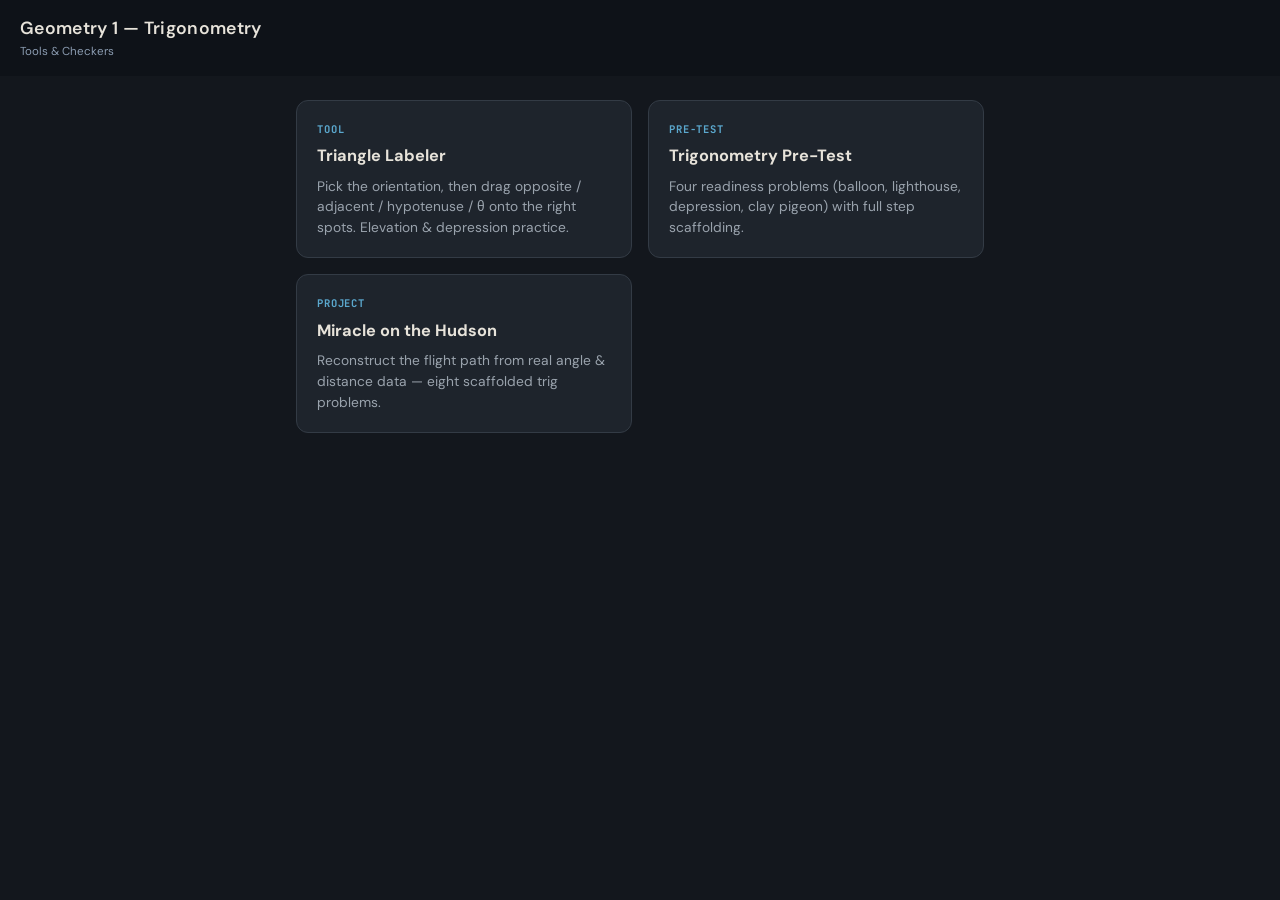
<file: index.html>
<!DOCTYPE html>
<html lang="en">
<head>
<meta charset="UTF-8">
<meta name="viewport" content="width=device-width, initial-scale=1.0">
<title>Geometry 1 — Trig Tools</title>
<link href="https://fonts.googleapis.com/css2?family=DM+Sans:wght@400;500;600;700&family=JetBrains+Mono:wght@400;500&display=swap" rel="stylesheet">
<link rel="stylesheet" href="assets/styles.css">
<style>
.hub-grid{display:grid;grid-template-columns:repeat(auto-fit,minmax(240px,1fr));gap:16px;margin-top:8px}
.hub-card{background:var(--surface);border:1px solid var(--border);border-radius:12px;padding:20px;text-decoration:none;color:var(--text);display:block;transition:transform .15s,box-shadow .15s,border-color .15s}
.hub-card:hover{transform:translateY(-3px);box-shadow:0 8px 22px rgba(0,0,0,.10);border-color:var(--accent)}
.hub-card .tag{font-family:'JetBrains Mono',monospace;font-size:.66rem;font-weight:700;color:var(--accent);text-transform:uppercase;letter-spacing:.08em}
.hub-card h3{font-size:1.02rem;font-weight:700;margin:6px 0 6px}
.hub-card p{font-size:.86rem;color:var(--muted);line-height:1.5}
.hub-soon{opacity:.5;pointer-events:none}
.hub-soon .tag{color:var(--muted)}
</style>
</head>
<body>
<header class="hdr">
  <div class="hdr-left"><h1>Geometry 1 — Trigonometry</h1><div class="sub">Tools &amp; Checkers</div></div>
</header>
<main class="main">
  <div class="hub-grid" id="hubGrid"></div>
</main>
<script>
var CARDS=[
 {tag:'Tool',title:'Triangle Labeler',desc:'Pick the orientation, then drag opposite / adjacent / hypotenuse / \u03B8 onto the right spots. Elevation &amp; depression practice.',href:'tools/triangle-labeler.html',status:'live'},
 {tag:'Pre-Test',title:'Trigonometry Pre-Test',desc:'Four readiness problems (balloon, lighthouse, depression, clay pigeon) with full step scaffolding.',href:'checkers/hudson-pretest.html',status:'live'},
 {tag:'Project',title:'Miracle on the Hudson',desc:'Reconstruct the flight path from real angle &amp; distance data \u2014 eight scaffolded trig problems.',href:'checkers/hudson.html',status:'live'}
];
var g=document.getElementById('hubGrid');
CARDS.forEach(function(c){
  var soon=c.status!=='live';
  var a=document.createElement('a');
  a.className='hub-card'+(soon?' hub-soon':'');
  a.href=soon?'#':c.href;
  a.innerHTML='<div class="tag">'+c.tag+(soon?' \u00b7 coming soon':'')+'</div><h3>'+c.title+'</h3><p>'+c.desc+'</p>';
  g.appendChild(a);
});
</script>
</body>
</html>
</file>
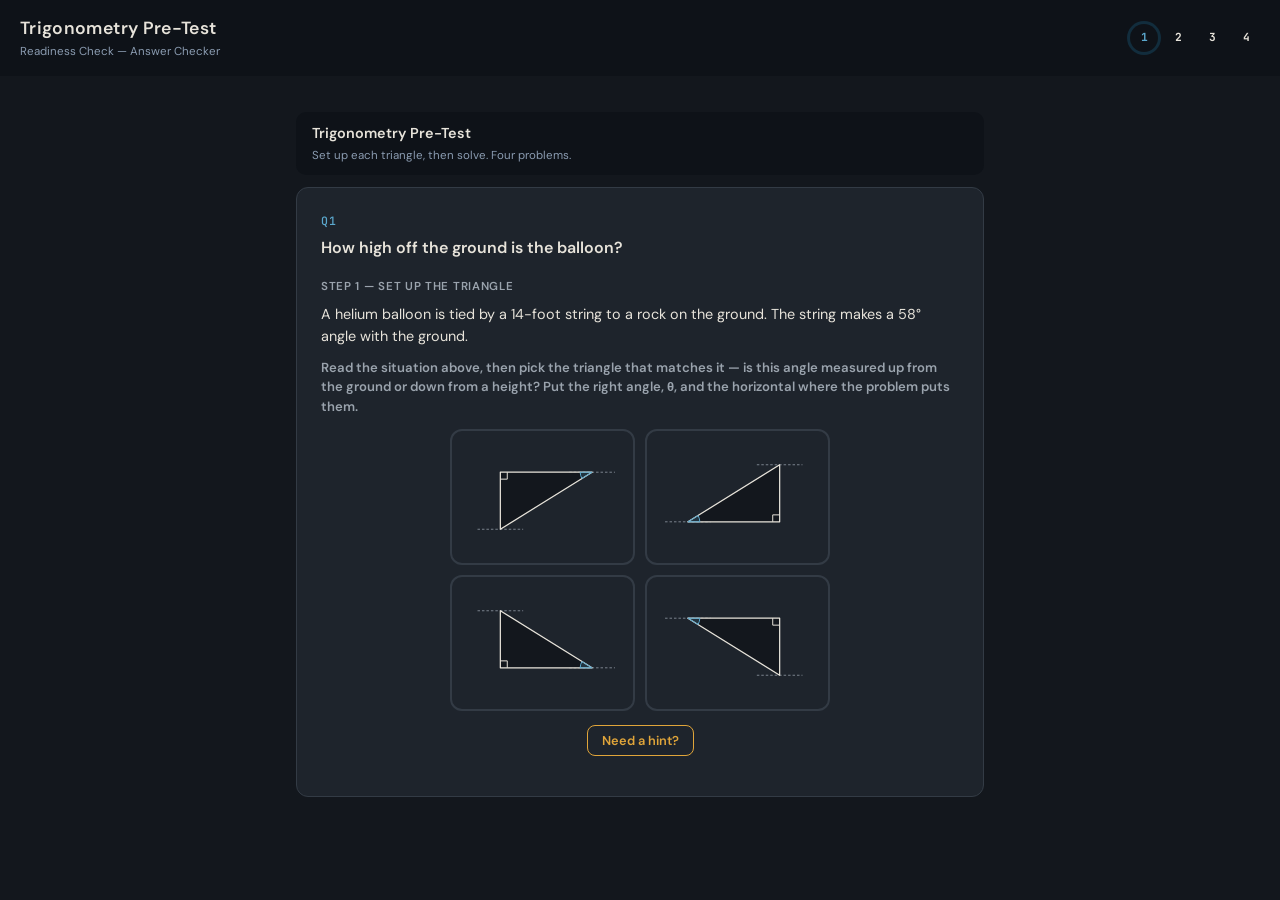
<file: checkers/hudson-pretest.html>
<!DOCTYPE html>
<html lang="en">
<head>
<meta charset="UTF-8">
<meta name="viewport" content="width=device-width, initial-scale=1.0">
<title>Trigonometry Pre-Test — Answer Checker</title>
<link href="https://fonts.googleapis.com/css2?family=DM+Sans:wght@400;500;600;700&family=JetBrains+Mono:wght@400;500&display=swap" rel="stylesheet">
<link rel="stylesheet" href="../assets/styles.css">
</head>
<body>
<header class="hdr">
  <div class="hdr-left"><h1>Trigonometry Pre-Test</h1><div class="sub">Readiness Check &mdash; Answer Checker</div></div>
  <div class="hdr-dots" id="hdrDots"></div>
</header>
<main class="main" id="main"></main>
<script>
var QS=[
 {id:'p1',stage:0,num:'Q1',type:'trig',unitType:'feet',
   prompt:'How high off the ground is the balloon?',
   context:'A helium balloon is tied by a 14-foot string to a rock on the ground. The string makes a 58\u00B0 angle with the ground.',
   sketch:'The taut string is the hypotenuse (14 ft). The 58\u00B0 angle sits at the ground. The balloon\u2019s height is the opposite side \u2014 that\u2019s your unknown.',
   expected:{x:'opp',angle:[57,59],hyp:[[13.7,14.3]],adj:null,opp:null,ratios:['sin']}},
 {id:'p2',stage:0,num:'Q2',type:'trig',unitType:'degrees',
   prompt:'At what angle must you look up to see the tip of the lighthouse?',
   context:'You are floating 260 feet from the Little Sable Point lighthouse, which stands 107 feet tall.',
   sketch:'The 260 ft is the horizontal distance (adjacent). The 107 ft height is the opposite side. You are solving for the angle, so you will need an inverse trig function.',
   expected:{x:'angle',opp:[[105,109]],adj:[[256,264]],hyp:null,angle:null,ratios:['tan']}},
 {id:'p3',stage:0,num:'Q3',type:'trig',unitType:'feet',
   prompt:'How far must the dog walk to reach the donut?',
   context:'Ted stands on a balcony, eye level 16 feet above the ground, and spots his dog below at a 40\u00B0 angle of depression. He drops a donut straight down through the balcony floor \u2014 it lands directly beneath him, and the dog must walk over to it.',
   sketch:'The 40\u00B0 angle of depression at the top equals the angle at the dog (alternate interior angles). Ted\u2019s 16 ft height is the opposite side. The dog\u2019s walk is the adjacent side \u2014 your unknown, sitting on the bottom of the fraction.',
   expected:{x:'adj',angle:[39,41],opp:[[15.6,16.4]],hyp:null,adj:null,ratios:['tan']}},
 {id:'p4',stage:0,num:'Q4',type:'trig',unitType:'degrees',
   prompt:'At what angle did Ducky take the shot?',
   context:'Ducky aims at a clay pigeon launched straight up from a spot 25 feet away. He shoots it at its apex, when it is 50 feet from him in a straight line.',
   sketch:'The 25 ft to the launcher is the adjacent side. The 50 ft straight-line distance to the apex is the hypotenuse. You are solving for the angle \u2014 use an inverse trig function.',
   expected:{x:'angle',adj:[[24,26]],hyp:[[49,51]],opp:null,angle:null,ratios:['cos']}}
];
var NODES=[];var NODE_Q_MAP=[];
var STAGES=[{t:'Trigonometry Pre-Test',d:'Set up each triangle, then solve. Four problems.'}];
var LABQ={
 p1:{R:[255,175],LOW:[70,175],HIGH:[255,60],type:'elev',ratio:'sin'},
 p2:{R:[85,175],LOW:[270,175],HIGH:[85,60],type:'elev',ratio:'tan'},
 p3:{R:[255,60],LOW:[255,175],HIGH:[70,60],type:'depr',ratio:'tan'},
 p4:{R:[255,175],LOW:[70,175],HIGH:[255,60],type:'elev',ratio:'cos'}
};
var LAB_CORRECT_SLOT={p1:1,p2:2,p3:0,p4:3};
</script>
<script src="../js/checker-core.js"></script>
<script src="../js/triangle-labeler.js"></script>
<script>initChecker();</script>
</body>
</html>
</file>
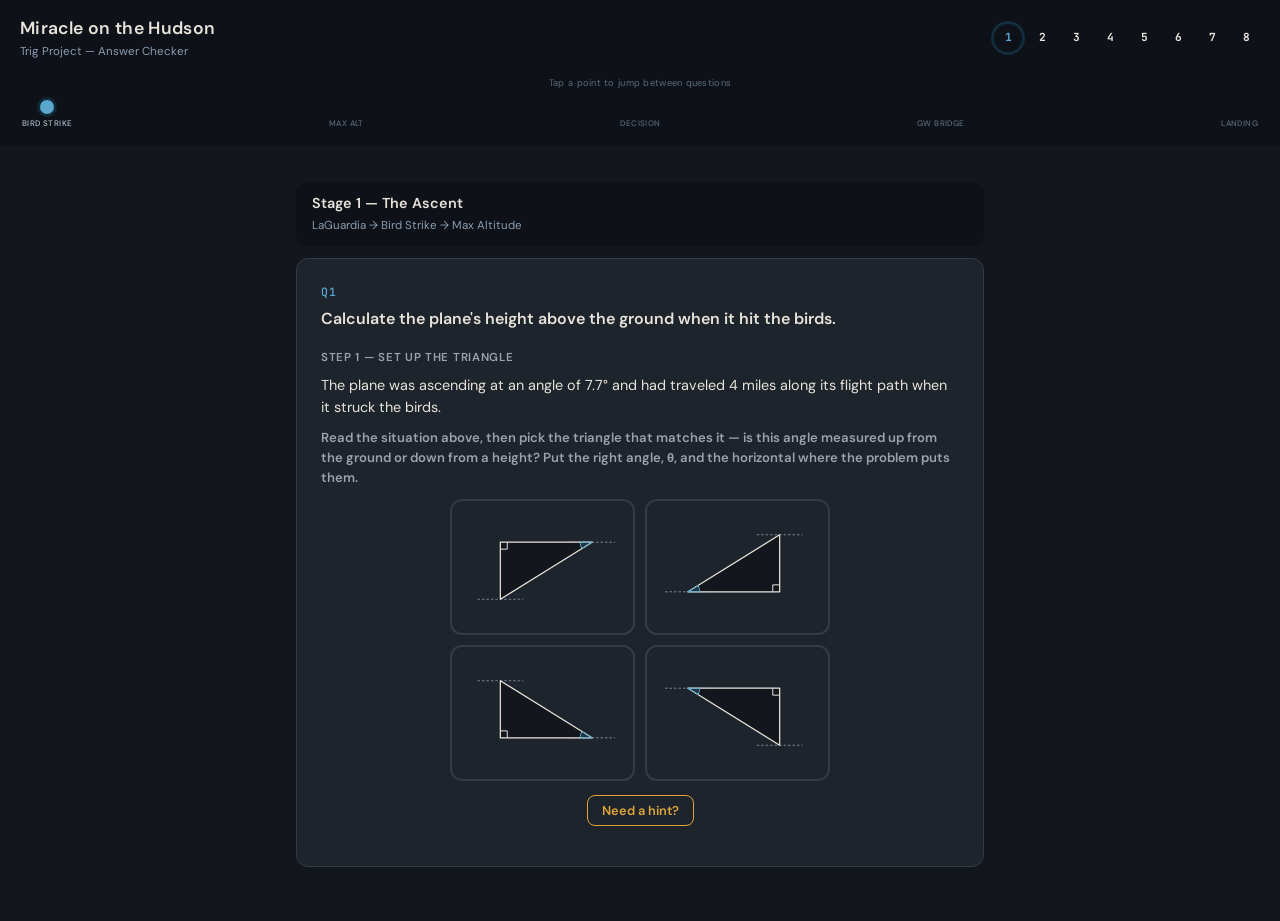
<file: checkers/hudson.html>
<!DOCTYPE html>
<html lang="en">
<head>
<meta charset="UTF-8">
<meta name="viewport" content="width=device-width, initial-scale=1.0">
<title>Miracle on the Hudson — Answer Checker</title>
<link href="https://fonts.googleapis.com/css2?family=DM+Sans:wght@400;500;600;700&family=JetBrains+Mono:wght@400;500&display=swap" rel="stylesheet">
<link rel="stylesheet" href="../assets/styles.css">
</head>
<body>
<header class="hdr">
  <div class="hdr-left"><h1>Miracle on the Hudson</h1><div class="sub">Trig Project &mdash; Answer Checker</div></div>
  <div class="hdr-dots" id="hdrDots"></div>
</header>
<div class="fp"><div class="fp-hint">Tap a point to jump between questions</div><div class="ft" id="ft"></div></div>
<main class="main" id="main"></main>
<script>
var NODES = ['Bird Strike','Max Alt','Decision','GW Bridge','Landing'];
var NODE_Q_MAP = [0, 1, 2, 4, 6];

var STAGES = [
  {t:'Stage 1 \u2014 The Ascent', d:'LaGuardia \u2192 Bird Strike \u2192 Max Altitude'},
  {t:'Stage 2 \u2014 The Descent', d:'Max Altitude \u2192 Decision Point'},
  {t:'Stage 3 \u2014 The Approach', d:'GW Bridge \u2192 Hudson River Landing'}
];

var QS = [
  {id:'q1', stage:0, num:'Q1', type:'trig', unitType:'length',
    prompt:'Calculate the plane\'s height above the ground when it hit the birds.',
    context:'The plane was ascending at an angle of 7.7\u00B0 and had traveled 4 miles along its flight path when it struck the birds.',
    sketch:'The plane\'s path is the hypotenuse. The ground is the adjacent side. The height is the opposite side. The 7.7\u00B0 angle is at the ground.',
    expected:{x:'opp', angle:[7.5,7.9], hyp:[[3.8,4.2],[20900,21400]], adj:null, opp:null, ratios:['sin']}},
  {id:'q2', stage:0, num:'Q2', type:'trig', unitType:'length',
    prompt:'How far could the plane travel during the 19-second climb to max altitude?',
    context:'After the bird strike, the plane continued to climb at 2\u00B0 and reached a maximum altitude of 3,060 feet.',
    sketch:'First: subtract your Q1 answer from 3,060 to find how much higher the plane climbed. That extra altitude is the opposite side. The 2\u00B0 angle is at the base. The distance traveled is the hypotenuse \u2014 that\'s your unknown.',
    expected:{x:'hyp', angle:[1.8,2.2], opp:[[150,320]], adj:null, hyp:null, ratios:['sin']}},
  {id:'q3', stage:1, num:'Q3', type:'select',
    prompt:'The plane dropped 1,390 feet while covering 0.5 miles horizontally. Was the actual distance traveled greater than, less than, or equal to 0.5 miles?',
    hint:'The horizontal distance is one leg of the right triangle. The actual flight path is the hypotenuse. In any right triangle, which side is always the longest?',
    options:['Choose one...','Greater than 0.5 miles','Less than 0.5 miles','Equal to 0.5 miles'], ch:1846527719},
  {id:'q4', stage:1, num:'Q4', type:'select',
    prompt:'How do you know?',
    hint:'Think about the relationship between the hypotenuse and the legs in any right triangle.',
    options:['Choose one...','The hypotenuse is always longer than either leg','The angle was steep so it went farther','The plane was moving fast'], ch:173942290},
  {id:'q5', stage:1, num:'Q5', type:'trig', unitType:'degrees',
    prompt:'At what angle did the plane descend?',
    context:'The plane dropped 1,390 feet. The horizontal distance covered was 0.5 miles.',
    sketch:'The altitude drop (1,390 ft) is the opposite side. The horizontal distance is the adjacent side \u2014 convert 0.5 miles to feet first! The descent angle is what you\'re solving for.',
    expected:{x:'angle', opp:[[1380,1400]], adj:[[2620,2680]], hyp:null, angle:null, ratios:['tan']}},
  {id:'q6', stage:2, num:'Q6', type:'trig', unitType:'length',
    prompt:'The airplane leveled off at a 3\u00B0 descent angle for the next two miles. How many feet did it drop in altitude?',
    context:'Descent angle is 3\u00B0. Horizontal distance is 2 miles.',
    sketch:'The horizontal distance is the adjacent side \u2014 convert to feet! The altitude drop is the opposite side (your unknown). The 3\u00B0 angle is the descent angle.',
    expected:{x:'opp', angle:[2.8,3.2], adj:[[1.8,2.2],[10400,10700]], hyp:null, opp:null, ratios:['tan']}},
  {id:'q7', stage:2, num:'Q7', type:'trig', unitType:'length',
    prompt:'The GW Bridge is 6 miles from where the plane landed. How high was the plane when it passed over the bridge?',
    context:'The plane descended at 2\u00B0 from the GW Bridge to its landing on the Hudson (altitude = 0 ft). Horizontal distance: 6 miles.',
    sketch:'Work backwards from landing. The horizontal distance (6 miles) is the adjacent side \u2014 convert to feet! The height at the bridge is the opposite side (your unknown). The 2\u00B0 descent angle connects them.',
    expected:{x:'opp', angle:[1.8,2.2], adj:[[5.8,6.2],[31400,32000]], hyp:null, opp:null, ratios:['tan']}},
  {id:'q8', stage:2, num:'Q8', type:'clearance',
    prompt:'The George Washington Bridge is 212 feet tall. By how many feet did the plane clear the bridge?',
    hint:'Clearance = (your Q7 answer) \u2212 212 feet.',
    bridgeHeight:212, atcReport:900}
];
var LABQ={
 q1:{R:[255,175],LOW:[70,175],HIGH:[255,60],type:'elev',ratio:'sin'},
 q2:{R:[85,175],LOW:[270,175],HIGH:[85,60],type:'elev',ratio:'sin'},
 q5:{R:[255,60],LOW:[255,175],HIGH:[70,60],type:'depr',ratio:'tan'},
 q6:{R:[85,60],LOW:[85,175],HIGH:[270,60],type:'depr',ratio:'tan'},
 q7:{R:[270,175],LOW:[85,175],HIGH:[270,60],type:'depr',ratio:'tan'}
};
var LAB_CORRECT_SLOT={q1:1,q2:2,q5:0,q6:3,q7:1};
</script>
<script src="../js/checker-core.js"></script>
<script src="../js/triangle-labeler.js"></script>
<script>initChecker();</script>
</body>
</html>
</file>
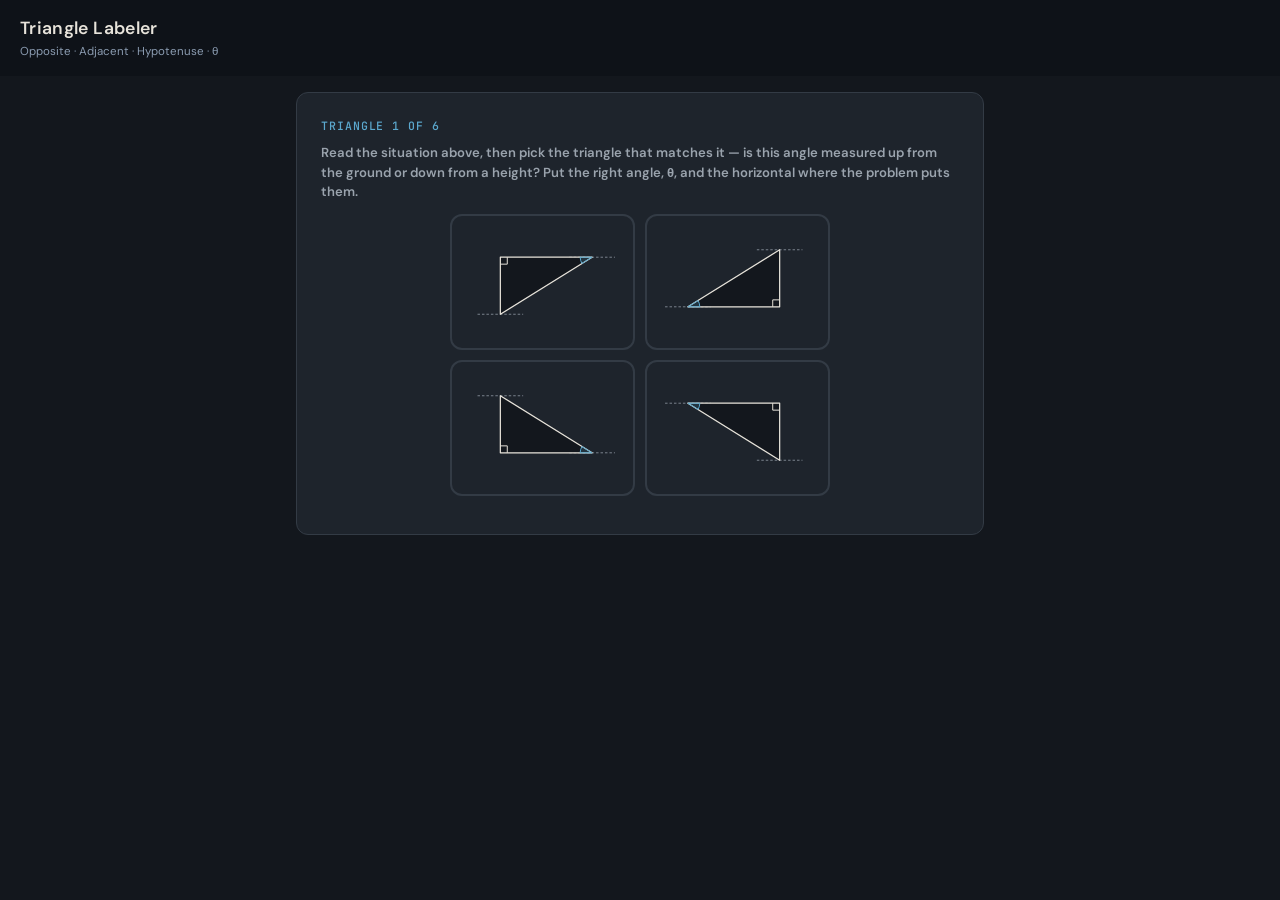
<file: tools/triangle-labeler.html>
<!DOCTYPE html>
<html lang="en">
<head>
<meta charset="UTF-8">
<meta name="viewport" content="width=device-width, initial-scale=1.0">
<title>Triangle Labeler — Practice</title>
<link href="https://fonts.googleapis.com/css2?family=DM+Sans:wght@400;500;600;700&family=JetBrains+Mono:wght@400;500&display=swap" rel="stylesheet">
<link rel="stylesheet" href="../assets/styles.css">
</head>
<body>
<header class="hdr">
  <div class="hdr-left"><h1>Triangle Labeler</h1><div class="sub">Opposite &middot; Adjacent &middot; Hypotenuse &middot; &theta;</div></div>
</header>
<main class="main" id="main"></main>
<script src="../js/triangle-labeler.js"></script>
<script>
var LABQ={
 t1:{R:[255,175],LOW:[70,175],HIGH:[255,60],type:'elev',ratio:'sin'},
 t2:{R:[85,175],LOW:[270,175],HIGH:[85,60],type:'elev',ratio:'cos'},
 t3:{R:[255,60],LOW:[255,175],HIGH:[70,60],type:'depr',ratio:'tan'},
 t4:{R:[85,60],LOW:[85,175],HIGH:[270,60],type:'depr',ratio:'tan'},
 t5:{R:[270,175],LOW:[85,175],HIGH:[270,60],type:'depr',ratio:'sin'},
 t6:{R:[255,175],LOW:[70,175],HIGH:[255,60],type:'elev',ratio:'tan'}
};
var LAB_CORRECT_SLOT={t1:1,t2:2,t3:0,t4:3,t5:1,t6:2};
var PRACTICE=['t1','t2','t3','t4','t5','t6'];
var S={},QS=PRACTICE.map(function(id){return {id:id};}),idx=0;
function seed(){PRACTICE.forEach(function(id){S[id]={oriOk:false,labelOk:false,tri:{placed:{}},step:0};});}
seed();
function render(){
  var m=document.getElementById('main');
  if(idx>=PRACTICE.length){
    m.innerHTML='<div class="card v" style="text-align:center"><div class="qp">\u2713 All '+PRACTICE.length+' triangles labeled \u2014 nice work.</div><button class="btn btn-go" onclick="restart()">Start over</button></div>';
    return;
  }
  var id=PRACTICE[idx];
  m.innerHTML='<div class="card v"><div class="qn">Triangle '+(idx+1)+' of '+PRACTICE.length+'</div><div class="lab-wrap" id="lab-'+id+'"></div></div>';
  if(!S[id].oriOk)mountOrientation(id);else mountLabeler(id);
}
function onLabelComplete(id){S[id].labelOk=true;setTimeout(function(){idx++;render();},700);}
function restart(){idx=0;seed();render();}
render();
</script>
</body>
</html>
</file>
<file: assets/styles.css>
*,*::before,*::after{box-sizing:border-box;margin:0;padding:0}
:root{ /* dark (default) */
  --bg:#13171D;--surface:#1E242C;--border:#333B45;--text:#E7E3DA;--muted:#9AA3AD;
  --accent:#5BA8CE;--accent-lt:#1B2C36;--ok:#6FBF7A;--ok-lt:#1A2A1E;
  --warn:#E0A53A;--warn-lt:#2E2615;--err:#E06B6B;--err-lt:#2E1A1A;
  --raised:#232B34;--inv:#A98BD6;--inv-lt:#2A2338;
  --header:#0E1218;--header-text:#E7E3DA;--rail:var(--rail);
}
[data-theme="light"]{ /* add data-theme="light" to <html> to use the warm-paper palette */
  --bg:#F4F1EC;--surface:#FFF;--border:#D6D0C4;--text:#2C2A26;--muted:#7A756B;
  --accent:#1B6B93;--accent-lt:#E8F1F5;--ok:#3A7D44;--ok-lt:#E6F2E8;
  --warn:#C4841D;--warn-lt:#FDF3E4;--err:#B33A3A;--err-lt:#FBEAEA;
  --raised:#F0F7FA;--inv:#6B4C9A;--inv-lt:#F3EFF8;
  --header:var(--header);--header-text:var(--header-text);--rail:var(--rail);
}
body{font-family:'DM Sans',sans-serif;background:var(--bg);color:var(--text);line-height:1.6;min-height:100vh}

/* ── HEADER ── */
.hdr{background:var(--header);color:var(--header-text);padding:14px 20px;position:sticky;top:0;z-index:100;display:flex;justify-content:space-between;align-items:center;gap:12px}
.hdr-left h1{font-size:1.1rem;font-weight:600;letter-spacing:.02em}
.hdr-left .sub{font-size:.72rem;color:#8A9BB0;margin-top:1px}
.hdr-dots{display:flex;gap:6px;align-items:center}
.qd{width:28px;height:28px;border-radius:50%;display:flex;align-items:center;justify-content:center;font-family:'JetBrains Mono',monospace;font-size:.7rem;font-weight:700;border:2px solid var(--rail);color:var(--rail);background:transparent;cursor:pointer;transition:all .2s;flex-shrink:0}
.qd:hover{transform:scale(1.15)}
.qd.done{background:var(--ok);border-color:var(--ok);color:#fff}
.qd.skip{background:var(--warn);border-color:var(--warn);color:#fff}
.qd.active{border-color:var(--accent);color:var(--accent);box-shadow:0 0 0 3px rgba(27,107,147,.3)}
.qd.locked{border-color:#2A3344;color:#2A3344;cursor:default;opacity:.4}
.qd.locked:hover{transform:none}

/* ── FLIGHT NAV ── */
.fp{background:var(--header);padding:0 20px 12px;position:sticky;top:58px;z-index:99}
.fp-hint{font-size:.58rem;color:#5A6A7A;text-align:center;margin-bottom:6px;letter-spacing:.03em}
.ft{display:flex;align-items:center}
.fn{display:flex;flex-direction:column;align-items:center;z-index:2;flex-shrink:0;cursor:pointer;padding:4px 2px;border-radius:8px;transition:background .2s}
.fn:hover{background:rgba(255,255,255,.06)}
.fn .d{width:14px;height:14px;border-radius:50%;background:var(--rail);border:2px solid var(--rail);transition:.3s}
.fn.a .d{background:var(--accent);border-color:var(--accent);box-shadow:0 0 0 3px rgba(27,107,147,.25)}
.fn.c .d{background:var(--ok);border-color:var(--ok)}
.fn.sk .d{background:var(--warn);border-color:var(--warn)}
.fn:hover .d{transform:scale(1.25)}
.fn .l{font-size:.5rem;color:#5A6A7A;margin-top:3px;white-space:nowrap;text-transform:uppercase;letter-spacing:.05em;font-weight:500}
.fn.a .l,.fn.c .l{color:#B0BCC8}
.fn.sk .l{color:#D4A84A}
.fl{flex:1;height:2px;background:var(--rail);z-index:1}
.fl.c{background:var(--ok)}

/* ── MAIN ── */
.main{max-width:720px;margin:0 auto;padding:16px 16px 40px}

/* Stage headers */
.sh{margin:20px 0 12px;padding:10px 16px;background:var(--header);color:var(--header-text);border-radius:10px;display:none}
.sh.v{display:block}
.sh h2{font-size:.9rem;font-weight:600}
.sh p{font-size:.72rem;color:#8A9BB0;margin-top:2px}

/* Cards */
.card{background:var(--surface);border:1px solid var(--border);border-radius:12px;padding:24px;margin-bottom:14px;display:none}
.card.v{display:block}
.card.done{display:block;padding:10px 18px;background:var(--ok-lt);border-color:var(--ok)}
.card.done .qn{margin-bottom:0;color:var(--ok)}
.card.done .qp,.card.done .step,.card.done .fb,.card.done .result-box,.card.done .btn{display:none}
.done-check{color:var(--ok);font-weight:600;font-size:.82rem;display:inline;margin-left:8px}
.card.skipped{display:block;padding:10px 18px;background:var(--warn-lt);border-color:var(--warn);cursor:pointer}
.card.skipped .qn{margin-bottom:0;color:var(--warn)}
.card.skipped .qp,.card.skipped .step,.card.skipped .fb,.card.skipped .result-box,.card.skipped .btn{display:none}
.skip-tag{color:var(--warn);font-weight:600;font-size:.82rem;display:inline;margin-left:8px}

.qn{font-family:'JetBrains Mono',monospace;font-size:.72rem;font-weight:500;color:var(--accent);text-transform:uppercase;letter-spacing:.08em;margin-bottom:6px}
.qp{font-size:1rem;font-weight:600;margin-bottom:18px;line-height:1.5}

/* Steps */
.step{display:none;margin-bottom:16px;animation:fadeIn .3s ease}
.step.show{display:block}
@keyframes fadeIn{from{opacity:0;transform:translateY(8px)}to{opacity:1;transform:none}}
.step-label{font-size:.72rem;font-weight:600;color:var(--muted);text-transform:uppercase;letter-spacing:.06em;margin-bottom:6px}
.step-text{font-size:.9rem;color:var(--text);margin-bottom:10px;line-height:1.55}

/* Triangle fields */
.tri-grid{display:grid;grid-template-columns:1fr 1fr;gap:10px;max-width:360px;margin-bottom:12px}
.tri-field label{display:block;font-size:.75rem;font-weight:600;color:var(--muted);margin-bottom:3px;text-transform:uppercase;letter-spacing:.04em}
.tri-field input{
  font-family:'JetBrains Mono',monospace;font-size:.95rem;padding:8px 12px;
  border:2px solid var(--border);border-radius:8px;background:var(--bg);color:var(--text);width:100%;transition:border-color .2s;
}
.tri-field input:focus{outline:none;border-color:var(--accent)}
.tri-field input.field-err{border-color:var(--err);background:var(--err-lt)}

/* Ratio buttons */
.ratio-row{display:flex;gap:10px;margin-bottom:12px;flex-wrap:wrap}
.ratio-btn{
  font-family:'JetBrains Mono',monospace;font-size:.95rem;font-weight:600;
  padding:12px 24px;border:2px solid var(--accent);border-radius:8px;
  background:var(--accent-lt);color:var(--accent);cursor:pointer;transition:.2s;min-width:80px;text-align:center;
}
.ratio-btn:hover{background:var(--accent);color:#fff}
.ratio-btn.inv{border-color:var(--inv);background:var(--inv-lt);color:var(--inv)}
.ratio-btn.inv:hover{background:var(--inv);color:#fff}

/* Hint */
.btn-hint{background:transparent;color:var(--warn);border:1.5px solid var(--warn);font-size:.8rem;padding:6px 14px;cursor:pointer;border-radius:8px;font-family:'DM Sans',sans-serif;font-weight:600;transition:.2s}
.btn-hint:hover{background:var(--warn-lt)}
.hint-text{background:var(--warn-lt);border-left:3px solid var(--warn);padding:10px 14px;border-radius:0 8px 8px 0;margin-bottom:10px;font-size:.9rem;color:var(--text);line-height:1.55;font-style:italic;animation:fadeIn .3s ease}

/* Buttons */
.btn{font-family:'DM Sans',sans-serif;font-size:.85rem;font-weight:600;padding:9px 18px;border:none;border-radius:8px;cursor:pointer;transition:.2s}
.btn-go{background:var(--accent);color:#fff}
.btn-go:hover{background:#155A7A}
.btn-next{background:var(--ok);color:#fff}
.btn-next:hover{background:#2E6B37}
.btn-reset{background:transparent;color:var(--err);border:1.5px solid var(--err);font-size:.8rem;padding:6px 14px;cursor:pointer}
.btn-reset:hover{background:var(--err-lt)}

/* Select */
select{font-family:'DM Sans',sans-serif;font-size:.92rem;padding:9px 12px;border:2px solid var(--border);border-radius:8px;background:var(--bg);color:var(--text);cursor:pointer}
select.s-ok{border-color:var(--ok);background:var(--ok-lt)}
select.s-err{border-color:var(--err);background:var(--err-lt)}

/* Feedback */
.fb{margin-top:12px;padding:10px 14px;border-radius:8px;font-size:.88rem;font-weight:500;display:none;line-height:1.5}
.fb.show{display:block}
.fb.ok{background:var(--ok-lt);color:var(--ok)}
.fb.warn{background:var(--warn-lt);color:var(--warn)}
.fb.err{background:var(--err-lt);color:var(--err)}

/* Result box */
.result-box{background:var(--raised);border:2px solid var(--accent);border-radius:10px;padding:16px 20px;margin-top:12px}
.result-eq{font-family:'JetBrains Mono',monospace;font-size:1rem;color:var(--accent);font-weight:600;margin-bottom:4px}
.result-val{font-family:'JetBrains Mono',monospace;font-size:1.3rem;color:var(--ok);font-weight:700}

/* Calc row */
.calc-row{display:flex;gap:10px;align-items:center;flex-wrap:wrap;margin-top:12px}
.calc-row input{
  font-family:'JetBrains Mono',monospace;font-size:1rem;padding:10px 14px;
  border:2px solid var(--border);border-radius:8px;background:var(--bg);color:var(--text);width:160px;transition:border-color .2s;
}
.calc-row input:focus{outline:none;border-color:var(--accent)}
.calc-row input.c-ok{border-color:var(--ok);background:var(--ok-lt)}
.calc-row input.c-warn{border-color:var(--warn);background:var(--warn-lt)}
.calc-row input.c-err{border-color:var(--err);background:var(--err-lt)}

/* ── TRIANGLE LABELER ── */
.lab-wrap{margin:8px 0 14px;overflow:visible}
.lab-stage{position:relative;width:100%;max-width:300px;margin:0 auto;aspect-ratio:310/230;overflow:visible}
.lab-stage svg{position:absolute;inset:0;width:100%;height:100%;overflow:visible}
.lab-zone{position:absolute;transform:translate(-50%,-50%);width:80px;height:30px;display:flex;align-items:center;justify-content:center;border:2px dashed var(--muted);border-radius:8px;background:var(--surface);font-size:.68rem;font-weight:700;color:var(--muted);text-align:center;z-index:3;line-height:1.1;transition:transform .12s,background .12s,border-color .12s}
.lab-zone.theta{border-color:var(--accent);color:var(--accent)}
.lab-zone.hot{border-color:var(--accent);background:var(--accent-lt);transform:translate(-50%,-50%) scale(1.08)}
.lab-zone.filled{border-style:solid;background:var(--ok-lt);border-color:var(--ok);color:var(--ok)}
.lab-zone.filled.theta{background:var(--accent-lt);border-color:var(--accent);color:var(--accent)}
.lab-tray{display:flex;flex-wrap:wrap;gap:10px;justify-content:center;margin-top:16px}
.lab-chip{font-family:'DM Sans',sans-serif;font-size:.82rem;font-weight:700;padding:10px 16px;border-radius:22px;border:2px solid var(--text);background:var(--surface);color:var(--text);cursor:grab;user-select:none;-webkit-user-select:none;touch-action:none;box-shadow:0 1px 3px rgba(0,0,0,.12)}
.lab-chip.theta{border-color:var(--accent);color:var(--accent)}
.lab-chip.placed{opacity:.28;pointer-events:none;text-decoration:line-through;cursor:default}
.lab-chip.dragging{opacity:.3}
.lab-ghost{position:fixed;z-index:9999;pointer-events:none;font-family:'DM Sans',sans-serif;font-size:.82rem;font-weight:700;padding:10px 16px;border-radius:22px;border:2px solid var(--text);background:var(--surface);color:var(--text);box-shadow:0 8px 20px rgba(0,0,0,.28);transform:translate(-50%,-50%)}
.lab-ghost.theta{border-color:var(--accent);color:var(--accent)}
.lab-fb{margin-top:14px;padding:10px 14px;border-radius:8px;font-size:.86rem;font-weight:500;line-height:1.55;display:none}
.lab-fb.show{display:block}
.lab-fb.badger{background:var(--warn-lt);color:var(--warn);border-left:3px solid var(--warn)}
.lab-fb.nudge{background:var(--err-lt);color:var(--err)}
.lab-prompt{font-size:.82rem;color:var(--muted);margin:2px 0 12px;font-weight:600;line-height:1.5}
.lab-static{width:100%;max-width:240px;margin:6px auto 4px;display:block}
.lab-done-note{font-size:.78rem;color:var(--ok);font-weight:600;text-align:center;margin-top:2px}
/* v2 overrides */
.lab-zone{width:auto;min-width:44px;height:auto;min-height:30px;padding:5px 9px;white-space:nowrap}
.lab-zone:not(.filled){color:transparent;font-size:0}
.lab-zone:not(.filled)::after{content:'';display:block;width:9px;height:9px;border-radius:50%;background:var(--muted);opacity:.5}
.lab-zone.ang{border-color:var(--accent);color:var(--accent)}
.lab-zone.ang:not(.filled)::after{background:var(--accent);opacity:.7}
.lab-zone.filled{font-size:.7rem}
.lab-stage{max-width:340px;aspect-ratio:340/250}
.lab-static{max-width:300px}
.ori-grid{display:grid;grid-template-columns:1fr 1fr;gap:10px;max-width:380px;margin:0 auto}
.ori-cell{background:var(--surface);border:2px solid var(--border);border-radius:12px;padding:4px;cursor:pointer;transition:border-color .15s,background .15s,box-shadow .15s;aspect-ratio:340/250;display:flex;align-items:center;justify-content:center}
.ori-cell:hover{border-color:var(--accent)}
.ori-cell svg{width:100%;height:100%}
.ori-cell.ori-ok{border-color:var(--ok);background:var(--ok-lt);box-shadow:0 0 0 3px rgba(58,125,68,.25)}
.ori-cell.ori-bad{border-color:var(--err);background:var(--err-lt);animation:oshake .3s}
@keyframes oshake{0%,100%{transform:translateX(0)}25%{transform:translateX(-4px)}75%{transform:translateX(4px)}}
@media(max-width:600px){
  .hdr{padding:10px 12px;flex-wrap:wrap;gap:8px}
  .hdr-dots{gap:4px}
  .qd{width:24px;height:24px;font-size:.6rem}
  .fp{padding:0 12px 10px}
  .main{padding:12px 10px 40px}
  .card{padding:18px 14px}
  .fn .l{font-size:.42rem}
  .tri-grid{gap:8px}
  .calc-row input{width:120px}
}
</file>
